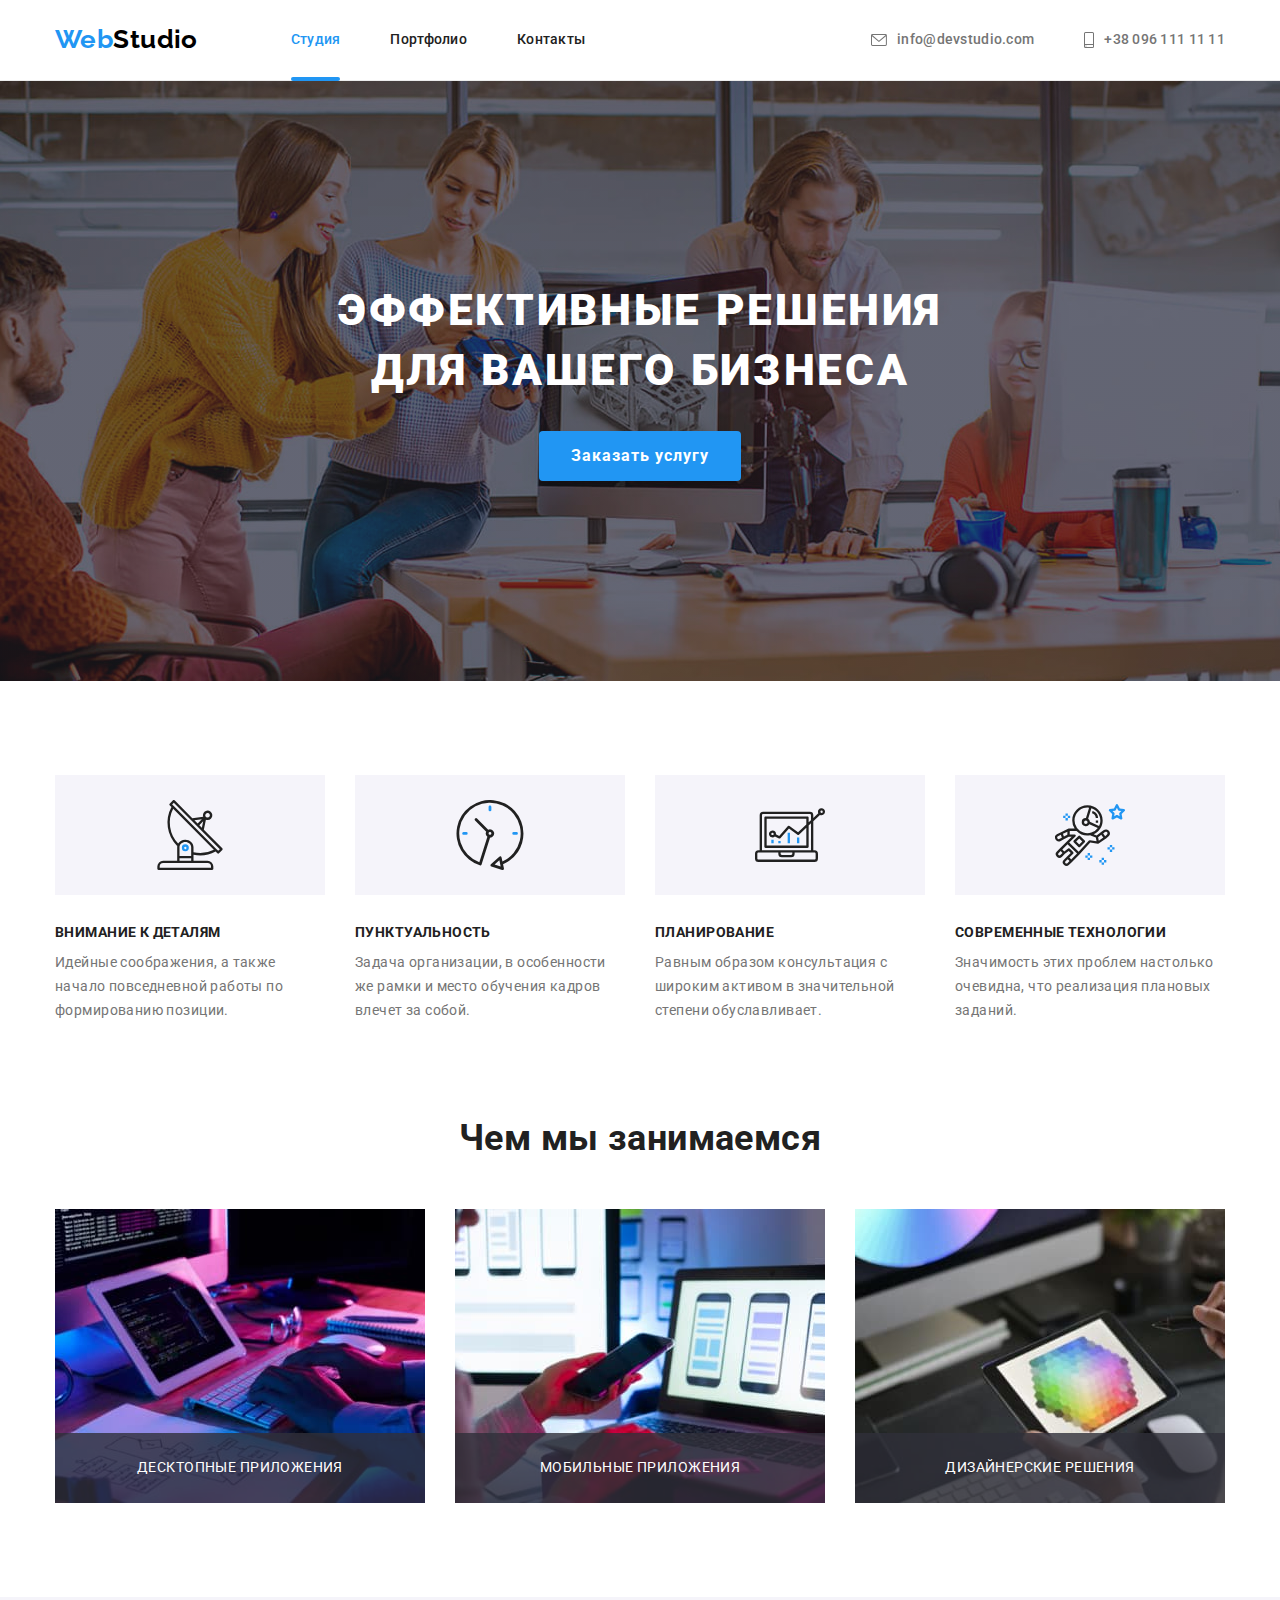
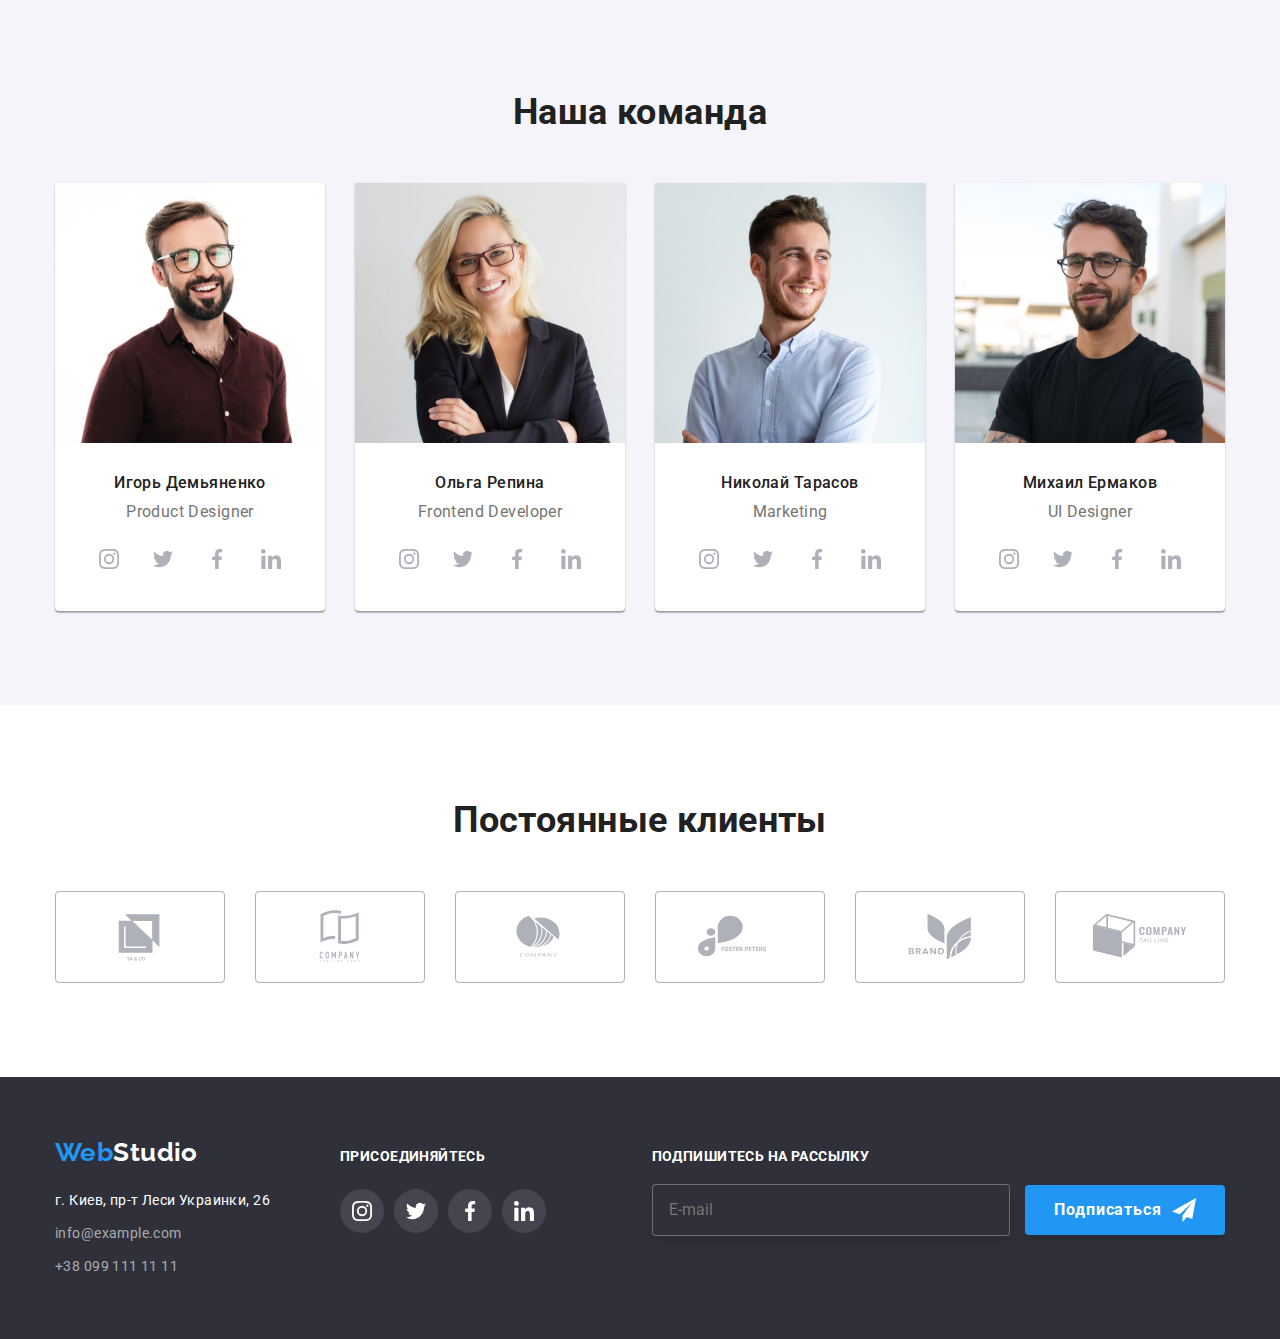
<file: index.html>
<!DOCTYPE html>
<html lang="ru">
<head>
    <meta charset="UTF-8">
    <meta http-equiv="X-UA-Compatible" content="IE=edge">
    <meta name="viewport" content="width=device-width, initial-scale=1.0">
    <title>Студия</title>
    <link rel="preconnect" href="https://fonts.googleapis.com">
    <link rel="preconnect" href="https://fonts.gstatic.com" crossorigin>
    <link href="https://fonts.googleapis.com/css2?family=Raleway:wght@700&family=Roboto:wght@400;500;700;900&display=swap"
        rel="stylesheet">
    <link rel="stylesheet" href="https://cdnjs.cloudflare.com/ajax/libs/modern-normalize/1.1.0/modern-normalize.min.css">
    <link rel="stylesheet" href="./css/styles.css">
</head>

<body>
    <header class="header-decor">
        <!-- Section with main navigation bar -->
        <div class="container items-in-row">
            <nav class="items-in-row nav-section">
                <a href="" lang="en" class="default-links logo-header"><span class="logo-start">Web</span><span class="logo-end">Studio</span></a>
                    <ul class="default-lists items-in-row">
                        <li class="item"><a href="" class="default-links navigation-link current">Студия</a></li>
                        <li class="item"><a href="./portfolio.html" class="default-links navigation-link">Портфолио</a></li>
                        <li class="item"><a href="" class="default-links navigation-link">Контакты</a></li>
                    </ul>
            </nav>

            <!-- Section with contacts -->
            <div class="contacts">
                <ul class="default-lists items-in-row">
                    <li class="item">
                        <a href="mailto:info@devstudio.com" lang="en" class="default-links contacts-link">
                            <svg class="icon-mail">
                                <use href="./images/sprite.svg#envelope"></use>
                            </svg>
                            info@devstudio.com</a>
                    </li>
                    <li class="item">
                        <a href="tel:+380961111111" class="default-links contacts-link">
                            <svg class="icon-phone">
                                <use href="./images/sprite.svg#smartphone"></use>
                            </svg>
                            +38 096 111 11 11</a>
                    </li>
                </ul>
            </div>
        </div>
    </header>
    
    <!-- Sections with main content -->
    <main>
        <section class="hero">
            <div class="container">
                <h1 class="hero-title">Эффективные решения для вашего бизнеса</h1>
                <button type="button" class="hero-button" data-modal-open>Заказать услугу</button>
            </div>
        </section>
    
    <!-- Section with soft and tech skills -->
        <section class="section">
        <!-- "Наши преимущества" I will hide during the CSS formatting-->
            <div class="container">
                <h2 hidden>Наши преимущества</h2>
                    <ul class="default-lists items-in-row advantages-list">
                        <li class="item icon-antenna">
                            <h3 class="advantages-title">Внимание к деталям</h3>
                            <p>Идейные соображения, а также начало повседневной работы по формированию позиции.</p>
                        </li>
                        <li class="item icon-clock">
                            <h3 class="advantages-title">Пунктуальность</h3>
                            <p>Задача организации, в особенности же рамки и место обучения кадров влечет за собой.</p>
                        </li>
                        <li class="item icon-diagram">
                            <h3 class="advantages-title">Планирование</h3>
                            <p>Равным образом консультация с широким активом в значительной степени обуславливает.</p>
                        </li>
                        <li class="item icon-astronaut">
                            <h3 class="advantages-title">Современные технологии</h3>
                            <p>Значимость этих проблем настолько очевидна, что реализация плановых заданий.</p>
                        </li>
                    </ul>
                </div>
        </section>

    <!-- Section shows wich technologies we are using -->
    
        <section class="trends-section">
            <div class="container">
                <h2 class="trends title">Чем мы занимаемся</h2>
                        <ul class="default-lists trends-list trends-content">
                            <li class="item"><img src="./images/box1_opt.jpg" alt="Десктопные приложения" width="370">
                            <p class="description">Десктопные приложения</p>
                            </li>
                            <li class="item"><img src="./images/box2_opt.jpg" alt="Мобильные приложения" width="370">
                            <p class="description">Мобильные приложения</p>
                            </li>
                            <li class="item"><img src="./images/box3_opt.jpg" alt="Дизайнерские решения" width="370">
                            <p class="description">Дизайнерские решения</p>
                            </li>
                        </ul>
            </div>
        </section>
    
        <!-- Section with members of our team -->
    
        <section class="teamsection section">
            <div class="container">
                <h2 class="title">Наша команда</h2>
                    <ul class="default-lists team">    
                        
                            <li class="item">
                                
                                    <img src="./images/team_card_1_opt.jpg" alt="Игорь Демьяненко" width="270">
                                    
                                    <div class="card-content">
                                        <h3 class="name">Игорь Демьяненко</h3>
                                        <p lang="en" class="profession">Product Designer</p>
                                        <ul class="default-lists items-in-row">
                                            <li class="card-links">
                                                <a href="#" class="links-box">
                                                    <svg class="icon">
                                                        <use href="./images/sprite.svg#instagram"></use>
                                                    </svg>
                                                </a>
                                            </li>
                                            <li class="card-links">
                                                <a href="#" class="links-box">
                                                    <svg class="icon">
                                                        <use href="./images/sprite.svg#twitter"></use>
                                                    </svg>
                                                </a>
                                            </li>
                                            <li class="card-links">
                                                <a href="#" class="links-box">
                                                    <svg class="icon">
                                                        <use href="./images/sprite.svg#facebook"></use>
                                                    </svg>
                                                </a>
                                            </li>
                                            <li class="card-links">
                                                <a href="#" class="links-box">
                                                    <svg class="icon">
                                                        <use href="./images/sprite.svg#linkedin"></use>
                                                    </svg>
                                                </a>
                                            </li>
                                        </ul>
                                    </div>
                                
                            </li>
                        
                            <li class="item">  
                                
                                    <img src="./images/team_card_2_opt.jpg" alt="Ольга Репина" width="270">
                                    
                                    <div class="card-content">
                                        <h3 class="name">Ольга Репина</h3>
                                        <p lang="en" class="profession">Frontend Developer</p>
                                        <ul class="default-lists items-in-row">
                                            <li class="card-links">
                                                <a href="#" class="links-box">
                                                    <svg class="icon">
                                                        <use href="./images/sprite.svg#instagram"></use>
                                                    </svg>
                                                </a>
                                            </li>
                                            <li class="card-links">
                                                <a href="#" class="links-box">
                                                    <svg class="icon">
                                                        <use href="./images/sprite.svg#twitter"></use>
                                                    </svg>
                                                </a>
                                            </li>
                                            <li class="card-links">
                                                <a href="#" class="links-box">
                                                    <svg class="icon">
                                                        <use href="./images/sprite.svg#facebook"></use>
                                                    </svg>
                                                </a>
                                            </li>
                                            <li class="card-links">
                                                <a href="#" class="links-box">
                                                    <svg class="icon">
                                                        <use href="./images/sprite.svg#linkedin"></use>
                                                    </svg>
                                                </a>
                                            </li>
                                        </ul>
                                    </div>
                                
                            </li>
                        
                            <li class="item">  
                                
                                    <img src="./images/team_card_3_opt.jpg" alt="Николай Тарасов" width="270">
                                    
                                    <div class="card-content">
                                        <h3 class="name">Николай Тарасов</h3>
                                        <p lang="en" class="profession">Marketing</p>
                                        <ul class="default-lists items-in-row">
                                            <li class="card-links">
                                                <a href="#" class="links-box">
                                                    <svg class="icon">
                                                        <use href="./images/sprite.svg#instagram"></use>
                                                    </svg>
                                                </a>
                                            </li>
                                            <li class="card-links">
                                                <a href="#" class="links-box">
                                                    <svg class="icon">
                                                        <use href="./images/sprite.svg#twitter"></use>
                                                    </svg>
                                                </a>
                                            </li>
                                            <li class="card-links">
                                                <a href="#" class="links-box">
                                                    <svg class="icon">
                                                        <use href="./images/sprite.svg#facebook"></use>
                                                    </svg>
                                                </a>
                                            </li>
                                            <li class="card-links">
                                                <a href="#" class="links-box">
                                                    <svg class="icon">
                                                        <use href="./images/sprite.svg#linkedin"></use>
                                                    </svg>
                                                </a>
                                            </li>
                                        </ul>
                                    </div>
                                
                            </li>
                        
                            <li class="item">
                                
                                    <img src="./images/team_card_4_opt.jpg" alt="Михаил Ермаков" width="270">
                                    
                                    <div class="card-content">
                                        <h3 class="name">Михаил Ермаков</h3>
                                        <p lang="en" class="profession">UI Designer</p>
                                        <ul class="default-lists items-in-row">
                                            <li class="card-links">
                                                <a href="#" class="links-box">
                                                    <svg class="icon">
                                                        <use href="./images/sprite.svg#instagram"></use>
                                                    </svg>
                                                </a>
                                            </li>
                                            <li class="card-links">
                                                <a href="#" class="links-box">
                                                    <svg class="icon">
                                                        <use href="./images/sprite.svg#twitter"></use>
                                                    </svg>
                                                </a>
                                            </li>
                                            <li class="card-links">
                                                <a href="#" class="links-box">
                                                    <svg class="icon">
                                                        <use href="./images/sprite.svg#facebook"></use>
                                                    </svg>
                                                </a>
                                            </li>
                                            <li class="card-links">
                                                <a href="#" class="links-box">
                                                    <svg class="icon">
                                                        <use href="./images/sprite.svg#linkedin"></use>
                                                    </svg>
                                                </a>
                                            </li>
                                        </ul>
                                    </div>
                                
                            </li>
                    </ul>
            </div>
        </section>

        <section class="section clients">
            <div class="container">
                <h2 class="title">Постоянные клиенты</h2>
                <ul class="default-lists items-in-row">
                    <li class="item">
                        <a href="#" class="link-logo">
                            <svg class="item-logo">
                                <use href="./images/sprite.svg#logo-first"></use>
                            </svg>
                        </a>
                    </li>
                    
                    <li class="item">
                        <a href="#" class="link-logo">
                            <svg class="item-logo">
                                <use href="./images/sprite.svg#logo-second"></use>
                            </svg>
                        </a>
                    </li>
                    
                    <li class="item">
                        <a href="#" class="link-logo">
                            <svg class="item-logo">
                                <use href="./images/sprite.svg#logo-third"></use>
                            </svg>
                        </a>
                    </li>
                    
                    <li class="item">
                        <a href="#" class="link-logo">
                            <svg class="item-logo">
                                <use href="./images/sprite.svg#logo-fourth"></use>
                            </svg>
                        </a>
                    </li>
                    
                    <li class="item">
                        <a href="#" class="link-logo">
                            <svg class="item-logo">
                                <use href="./images/sprite.svg#logo-fifth"></use>
                            </svg>
                        </a>
                    </li>
                    
                    <li class="item">
                        <a href="#" class="link-logo">
                            <svg class="item-logo">
                                <use href="./images/sprite.svg#logo-sixth"></use>
                            </svg>
                        </a>
                    </li>
                </ul>
            </div>
        </section>
    </main>

    <!-- Modal window -->

    <div class="backdrop is-hidden" data-modal>
        <div class="modal">
            <button type="button" class="icon-close" data-modal-close>
                <svg class="inside-icon">
                    <use href="./images/sprite.svg#close-icon"></use>
                </svg>
            </button>

            <div role="group" aria-labelledby="feedback-head" class="feedback-section">
                <p id="feedback-head" class="feedback-action">Оставьте свои данные, мы вам перезвоним</p>
            
                <form name="feedback-form" autocomplete="on" class="feedback-form">
            
                    <div class="form-field">
                        <label for="name" class="form-label">Имя</label>
                        <input type="text" name="username" id="name" required>
                        <svg class="icon-form">
                            <use href="./images/sprite.svg#person"></use>
                        </svg>
                    </div>
            
                    <div class="form-field">
                        <label for="tel-number" class="form-label">Телефон</label>
                        <input type="tel" name="telephone-number" id="tel-number" required>
                        <svg class="icon-form">
                            <use href="./images/sprite.svg#phone"></use>
                        </svg>
                    </div>
            
                    <div class="form-field">
                        <label for="email" class="form-label">Почта</label>
                        <input type="email" name="email" id="email" required>
                        <svg class="icon-form">
                            <use href="./images/sprite.svg#email"></use>
                        </svg>
                    </div>
            
                    <div class="form-field-comment">
                        <label for="comment" class="form-label">Комментарий</label>
                        <textarea name="comment" id="comment" placeholder="Введите текст"></textarea>
                    </div>
            
                    <div class="form-field-concent">
                        <label class="form-label">
                            <input type="checkbox" name="concent" id="concent" required>
                            <svg class="icon-checked">
                                <use href="./images/sprite.svg#icon-checkbox"></use>
                            </svg>
                        <span class="concent-label">Соглашаюсь с рассылкой и принимаю&nbsp;</span>
                        </label>
                        <span class="policy">
                            <a href="" class="policy-agreement">Условия договора</a>
                        </span>
                    </div>
            
            
                    <button type="submit" class="button">Отправить</button>
            
                </form>
            </div>
        </div>

        
    </div>

    <!-- Footer section -->

    <footer class="pagefoot">
        <div class="container items-in-row">
            
            <div>
                <a href="" lang="en" class="default-links logo-footer">
                    <span class="logo-start">Web</span><span class="logo-end">Studio</span>
                </a>
                <address class="content-position">
                    <ul class="default-lists">
                        <li>
                            <p class="address">г. Киев, пр-т Леси Украинки, 26</p>
                        </li> <!--Probably it will be link to google maps. But there is no any icons in figma-->
                        
                        <li>
                            <a href="mailto:info@example.com" lang="en" class="default-links mailtel">info@example.com</a>
                        </li> <!--email address is different from header-->
                        
                        <li>
                            <a href="tel:+380991111111" class="default-links mailtel">+38 099 111 11 11</a>
                        </li> <!--phone number is different from header-->
                    </ul>
                </address>
            </div>
            
                <div class="social-links">
                    <p class="title">присоединяйтесь</p>
                    <ul class="default-lists items-in-row">
                        <li class="item icon-insta">
                            <a href="" aria-details="Instagram" class="default-links"></a>
                        </li>

                        <li class="item icon-twit">
                            <a href="" aria-details="Twitter" class="default-links"></a>
                        </li>

                        <li class="item icon-fb">
                            <a href="" aria-details="Facebook" class="default-links"></a>
                        </li>

                        <li class="item icon-lin">
                            <a href="" aria-details="LinkedIn" class="default-links"></a>
                        </li>
                    </ul>
                </div>

                <div role="group" aria-labelledby="signup-head" class="signup-section">
                    
                    <p id="signup-head" class="signup-action">Подпишитесь на рассылку</p>
                    
                    <form name="signup-form" autocomplete="on">
                        <label for="user_email"></label>
                        <input type="email" name="email" id="user_email" placeholder="E-mail" required>
                        <button type="submit" class="signup-button">Подписаться</button>
                    </form>
                    
                </div>

        </div>
    </footer>

    <script src="./js/modal.js"></script>
</body>
</html>
</file>
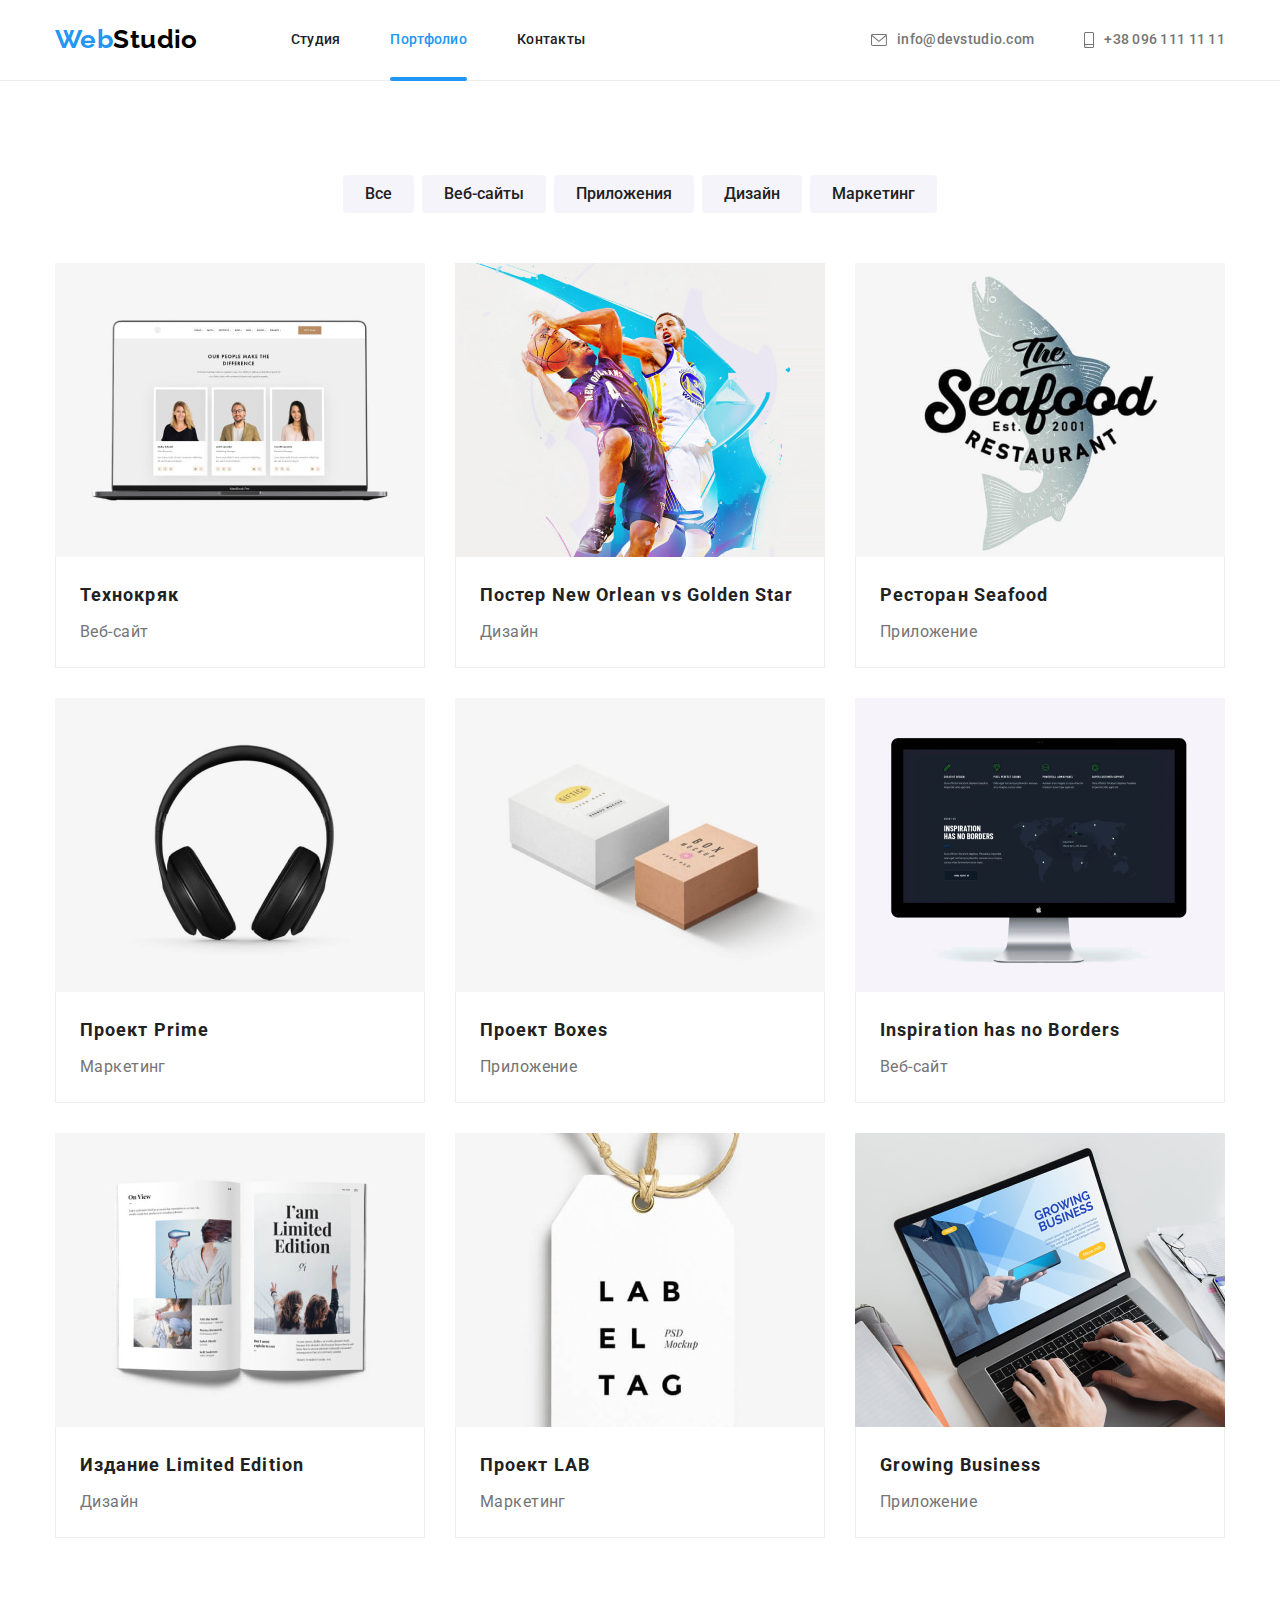
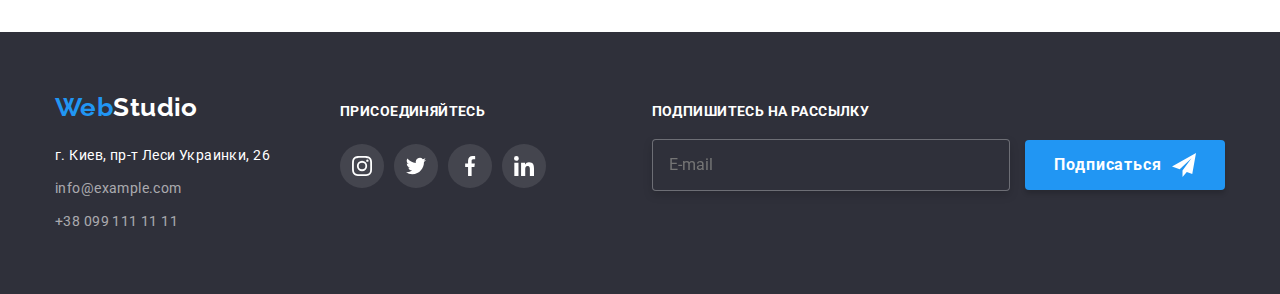
<file: portfolio.html>
<!DOCTYPE html>
<html lang="ru">
<head>
    <meta charset="UTF-8">
    <meta http-equiv="X-UA-Compatible" content="IE=edge">
    <meta name="viewport" content="width=device-width, initial-scale=1.0">
    <title>Портфолио</title>
    <link rel="preconnect" href="https://fonts.googleapis.com">
    <link rel="preconnect" href="https://fonts.gstatic.com" crossorigin>
    <link href="https://fonts.googleapis.com/css2?family=Raleway:wght@700&family=Roboto:wght@400;500;700;900&display=swap"
        rel="stylesheet">
    <link rel="stylesheet" href="https://cdnjs.cloudflare.com/ajax/libs/modern-normalize/1.1.0/modern-normalize.min.css">
    <link rel="stylesheet" href="./css/styles.css">
</head>

<body>
    <header class="header-decor">
        <!-- Section with main navigation bar -->
        <div class="container items-in-row">
            <nav class="items-in-row nav-section">
                <a href="./index.html" lang="en" class="default-links logo-header"><span class="logo-start">Web</span><span
                        class="logo-end">Studio</span></a>
                <ul class="default-lists items-in-row">
                    <li class="item"><a href="./index.html" class="default-links navigation-link">Студия</a></li>
                    <li class="item"><a href="" class="default-links navigation-link current">Портфолио</a></li>
                    <li class="item"><a href="" class="default-links navigation-link">Контакты</a></li>
                </ul>
            </nav>
    
            <!-- Section with contacts -->
            <div class="contacts">
                <ul class="default-lists items-in-row">
                    <li class="item">
                        <a href="mailto:info@devstudio.com" lang="en" class="default-links contacts-link">
                            <svg class="icon-mail">
                                <use href="./images/sprite.svg#envelope"></use>
                            </svg>
                            info@devstudio.com</a>
                    </li>
                    <li class="item">
                        <a href="tel:+380961111111" class="default-links contacts-link">
                            <svg class="icon-phone">
                                <use href="./images/sprite.svg#smartphone"></use>
                            </svg>
                            +38 096 111 11 11</a>
                    </li>
                </ul>
            </div>
        </div>
    </header>
    
    <main>
        <section class="section">
            
            <div class="container">
                <h1 hidden>Наши проекты</h1>
                <ul class="default-lists items-in-row button-list">
                    <li class="item"><button type="button" class="filter-button">Все</button></li>
                    <li class="item"><button type="button" class="filter-button">Веб-сайты</button></li>
                    <li class="item"><button type="button" class="filter-button">Приложения</button></li>
                    <li class="item"><button type="button" class="filter-button">Дизайн</button></li>
                    <li class="item"><button type="button" class="filter-button">Маркетинг</button></li>
                </ul>
                
                <ul class="default-lists projects">
                    
                        <li class="item">
                        
                            <a href="#" class="default-links projects-active">
                                
                                <div class="project-thumb">
                                    <img src="./images/portfolio_img1.jpg" alt="Ноутбук" width="370" height="294">
                                
                                    <p class="project-description"> 
                                    Ресурс предлагает комплексные предложения с разным уровнем функционала и сервисов. Все это позволит 
                                    посетителю получить исчерпывающие сведения <br>о компании или частном лице.
                                    </p>
                                </div>
                                
                                <div class="card-content">
                                    <h2 class="projects-title">Технокряк</h2>
                                    <p class="projects-brief">Веб-сайт</p>
                                </div>
                            </a>
                            
                        </li>
                    
                        <li class="item">
                            <a href="#" class="default-links projects-active">
                                
                                <div class="project-thumb">
                                    <img src="./images/portfolio_img2.jpg" alt="Баскетболисты" width="370" height="294">
                                
                                    <p class="project-description">
                                        Ресурс предлагает комплексные предложения с разным уровнем функционала и сервисов. Все это позволит
                                        посетителю получить исчерпывающие сведения <br>о компании или частном лице.
                                    </p>
                                </div>

                                <div class="card-content">
                                    <h2 class="projects-title">Постер New Orlean vs Golden Star</h2>
                                    <p class="projects-brief">Дизайн</p>
                                </div>
                            </a>
                        </li>
                    
                        <li class="item">
                            <a href="#" class="default-links projects-active">
                                
                                <div class="project-thumb">
                                    <img src="./images/portfolio_img3.jpg" alt="Логотип ресторана" width="370" height="294">
                                
                                    <p class="project-description">
                                        Ресурс предлагает комплексные предложения с разным уровнем функционала и сервисов. Все это позволит
                                        посетителю получить исчерпывающие сведения <br>о компании или частном лице.
                                    </p>
                                </div>

                                <div class="card-content">
                                    <h2 class="projects-title">Ресторан Seafood</h2>
                                    <p class="projects-brief">Приложение</p>
                                </div>
                            </a>
                        </li>
                    
                        <li class="item">
                            <a href="#" class="default-links projects-active">
                                
                                <div class="project-thumb">
                                    <img src="./images/portfolio_img4.jpg" alt="Наушники" width="370" height="294">
                                
                                    <p class="project-description">
                                        Ресурс предлагает комплексные предложения с разным уровнем функционала и сервисов. Все это позволит
                                        посетителю получить исчерпывающие сведения <br>о компании или частном лице.
                                    </p>
                                </div>

                                <div class="card-content">
                                    <h2 class="projects-title">Проект Prime</h2>
                                    <p class="projects-brief">Маркетинг</p>
                                </div>
                            </a>
                        </li>
                    
                        <li class="item">
                            <a href="#" class="default-links projects-active">
                                
                                <div class="project-thumb">
                                    <img src="./images/portfolio_img5.jpg" alt="Две подарочные коробки" width="370" height="294">
                                
                                    <p class="project-description">
                                        Ресурс предлагает комплексные предложения с разным уровнем функционала и сервисов. Все это позволит
                                        посетителю получить исчерпывающие сведения <br>о компании или частном лице.
                                    </p>
                                </div>

                                <div class="card-content">
                                    <h2 class="projects-title">Проект Boxes</h2>
                                    <p class="projects-brief">Приложение</p>
                                </div>
                            </a>
                        </li>
                    
                        <li class="item">
                            <a href="#" class="default-links projects-active">
                                
                                <div class="project-thumb">
                                    <img src="./images/portfolio_img6.jpg" alt="Монитор компьютера" width="370" height="294">
                                    
                                    <p class="project-description">
                                        Ресурс предлагает комплексные предложения с разным уровнем функционала и сервисов. Все это позволит
                                        посетителю получить исчерпывающие сведения <br>о компании или частном лице.
                                    </p>
                                </div>

                                <div class="card-content">
                                    <h2 class="projects-title">Inspiration has no Borders</h2>
                                    <p class="projects-brief">Веб-сайт</p>
                                </div>
                            </a>
                        </li>
                    
                        <li class="item">
                            <a href="#" class="default-links projects-active">
                                
                                <div class="project-thumb">
                                    <img src="./images/portfolio_img7.jpg" alt="Разворот журнала" width="370" height="294">
                                    
                                    <p class="project-description">
                                        Ресурс предлагает комплексные предложения с разным уровнем функционала и сервисов. Все это позволит
                                        посетителю получить исчерпывающие сведения <br>о компании или частном лице.
                                    </p>                                
                                </div>
                                
                                <div class="card-content">
                                    <h2 class="projects-title">Издание Limited Edition</h2>
                                    <p class="projects-brief">Дизайн</p>
                                </div>
                            </a>
                        </li>
                    
                        <li class="item">
                            <a href="#" class="default-links projects-active">
                                
                                <div class="project-thumb">
                                    <img src="./images/portfolio_img8.jpg" alt="Картонный ярлык" width="370" height="294">
                                
                                    <p class="project-description">
                                        Ресурс предлагает комплексные предложения с разным уровнем функционала и сервисов. Все это позволит
                                        посетителю получить исчерпывающие сведения <br>о компании или частном лице.
                                    </p>
                                </div>

                                <div class="card-content">
                                    <h2 class="projects-title">Проект LAB</h2>
                                    <p class="projects-brief">Маркетинг</p>
                                </div>
                            </a>
                        </li>
                    
                        <li class="item">
                            <a href="#" class="default-links projects-active">
                                
                                <div class="project-thumb">
                                    <img src="./images/portfolio_img9.jpg" alt="Руки набирают текст на ноутбуке" width="370" height="294">
                                
                                    <p class="project-description">
                                        Ресурс предлагает комплексные предложения с разным уровнем функционала и сервисов. Все это позволит
                                        посетителю получить исчерпывающие сведения <br>о компании или частном лице.
                                    </p>
                                </div>
                                
                                <div class="card-content">
                                    <h2 class="projects-title">Growing Business</h2>
                                    <p class="projects-brief">Приложение</p>
                                </div>
                            </a>
                        </li>
                    
                </ul>
            </div>
        </section>
    </main>
    
    <footer class="pagefoot">
        <div class="container items-in-row">
    
            <div>
                <a href="./index.html" lang="en" class="default-links logo-footer">
                    <span class="logo-start">Web</span><span class="logo-end">Studio</span>
                </a>
                <address class="content-position">
                    <ul class="default-lists">
                        <li>
                            <p class="address">г. Киев, пр-т Леси Украинки, 26</p>
                        </li>
                        <!--Probably it will be link to google maps. But there is no any icons in figma-->
    
                        <li>
                            <a href="mailto:info@example.com" lang="en" class="default-links mailtel">info@example.com</a>
                        </li>
                        <!--email address is different from header-->
    
                        <li>
                            <a href="tel:+380991111111" class="default-links mailtel">+38 099 111 11 11</a>
                        </li>
                        <!--phone number is different from header-->
                    </ul>
                </address>
            </div>
    
            <div class="social-links">
                <p class="title">присоединяйтесь</p>
                <ul class="default-lists items-in-row">
                    <li class="item icon-insta">
                        <a href="" lang="en" aria-details="Instagram" class="default-links"></a>
                    </li>
    
                    <li class="item icon-twit">
                        <a href="" lang="en" aria-details="Twitter" class="default-links"></a>
                    </li>
    
                    <li class="item icon-fb">
                        <a href="" lang="en" aria-details="Facebook" class="default-links"></a>
                    </li>
    
                    <li class="item icon-lin">
                        <a href="" lang="en" aria-details="LinkedIn" class="default-links"></a>
                    </li>
                </ul>
            </div>

            <div role="group" aria-labelledby="signup-head" class="signup-section">
            
                <p id="signup-head" class="signup-action">Подпишитесь на рассылку</p>
            
                <form name="signup-form" autocomplete="on">
                    <label for="user_email"></label>
                    <input type="email" name="email" id="user_email" placeholder="E-mail" required>
                    <button type="submit" class="signup-button">Подписаться</button>
                </form>
            
            </div>
        </div>
    </footer>

</body>
</html>
</file>
<file: css/styles.css>
:root {
    --primary-text-color: rgba(117, 117, 117, 1);
    --default-text-color:rgba(33, 33, 33, 1); /*используется также и в ссылках как цвет по-умолчанию*/
    --active-link-color: rgba(33, 150, 243, 1); /*используется в ссылках как цвет шрифта, так и цвет фона*/
    --contrast-text-color:rgba(255, 255, 255, 1);
    --logo-start-color:rgba(33, 150, 243, 1);
    --logo-end-color:rgba(0, 0, 0, 1); /*только для header*/
    --footer-contacts-text-color:rgba(255, 255, 255, 0.6);    
    --primary-background-color: rgba(47, 48, 58, 1);
    --default-background-color: rgba(255, 255, 255, 1);
    --accessory-background-color:rgba(245, 244, 250, 1);
    --projects-item-gap: 30px;
    --form-field-standart-gap: 10px;
    --default-padding-gap: 94px;
    --header-bottom-border: 1px;
    --animation-duration: 250ms;
    --timing-function: cubic-bezier(0.4, 0, 0.2, 1);
}

/* border box*/
html {
    box-sizing: border-box;
}

*, *::before, *::after {
    box-sizing: inherit;
}

h1, h2, h3, h4, h5, h6, p {
    margin: 0;
}

img {
    display: block;
    max-width: 100%;
}
/* центрирование контента */

.container {
    width: 1200px;
    margin-left: auto;
    margin-right: auto;
    padding-left: 15px;
    padding-right: 15px;
}

.section {
    padding-top: var(--default-padding-gap);
    padding-bottom: var(--default-padding-gap);
}

/* убираем маркеры в списках*/

.default-lists {
    list-style: none;
    margin: 0px;
    padding: 0px;
}

/* убираем подчеркивание в ссылках */

.default-links {
    color: var(--default-text-color);
    text-decoration: none;
}

/* утилита для построения в ряд */

.items-in-row {
    display: flex;
}

/* Стилизация <body> */

body {
    font-family: Roboto, sans-serif;
    font-size: 14px;
    line-height: 1.71;
    letter-spacing: 0.03em;
    color: var(--primary-text-color);
    background-color: var(--default-background-color);
}

/* разбиваю текст логотипа на две части по цвету шрифта*/
.header-decor {
    border-bottom: var(--header-bottom-border) solid #ECECEC;
}

.logo-header {
    padding-top: 24px;
    padding-bottom: 25px;
}

.logo-header,
.logo-footer {
    font-family: Raleway, sans-serif;
    font-weight: 700;
    font-size: 26px;
    line-height: 1.19;}

.logo-start {
    color: var(--logo-start-color);
}

.logo-header .logo-end {
    margin-right: 0;
    color: var(--logo-end-color);
}

.logo-footer .logo-end {
    margin-right: 0;
    color: var(--contrast-text-color);
}


/*стилизация навигации сайта*/

.nav-section {
    align-items: center;
}

.nav-section .item:first-child {
    margin-left: 93px;
}

.nav-section .item:not(:last-child) {
    margin-right: 50px;
}

.navigation-link,
.contacts-link {
    display: block;
    
    padding-top: 32px;
    padding-bottom: 32px;   

    font-weight: 500;
    font-size: 14px;
    line-height: 1.14;
    text-decoration: none;
    letter-spacing: 0.02em;

    transition-property: color;
    transition-duration: var(--animation-duration);
    transition-timing-function: var(--timing-function);
}

.contacts {
    margin-left: auto;
}

.contacts .item + .item {
    margin-left: 50px;
}

/* Синим цветом подсвечивается активная страница */
.navigation-link.current {
    position: relative;
    color: var(--active-link-color);

}

.current::after {
    content: "";
    
    position: absolute;
    bottom: calc(-1*var(--header-bottom-border));
    right: 0;
    
    width: 100%;
    height: 4px;
    background-color: var(--active-link-color);
    border-radius: 2px;
    border: none;

}

/*стилизация e-mail и телефона переопределение цвета текста*/

.contacts-link {
    display: inline-flex;
    align-items: center;

    color: var(--primary-text-color)
}

.contacts-link .icon-mail {
    width: 16px;
    height: 12px;
    fill: currentColor;
    margin-right: 10px;
    }

.contacts-link .icon-phone {
    width: 10px;
    height: 16px;
    fill: currentColor;
    margin-right: 10px;
}

/*стилизация ссылок навигации и контактов - при наведении курсора и активации*/
.navigation-link:hover,
.navigation-link:focus,
.contacts-link:hover,
.contacts-link:focus {
    color: var(--active-link-color)
}

/* стилизация секции hero. hero-title и hero-button должны иметь общий фон*/
.hero {
    padding-top: 200px;
    padding-bottom: 200px;
    
    background-color: rgba(196, 196, 196, 1);
    background-image: 
    linear-gradient(
        to right,
        rgba(47, 48, 58, 0.4),
        rgba(47, 48, 58, 0.4)
    ),
    url('../images/hero-team_opt.jpg');
    background-repeat: no-repeat;
    background-position: center;
    background-size: cover;
    max-width: 1600px;
    height: 600px;
    margin: 0 auto;
    

    text-align: center;
}

/*стилизация основного заголовка*/
.hero-title {
    margin: 0px auto 30px auto;
    width: 696px;

    font-weight: 900;
    font-size: 44px;
    line-height: 1.36;
    color: var(--contrast-text-color);
    letter-spacing: 0.06em;
    text-transform: uppercase;
}

/* Кнопка index */ /* button не наследуется из body */
.hero-button {
    padding: 10px 32px 10px 32px;
    
    margin-left: auto;
    margin-right: auto;

    font-family: Roboto, sans-serif;
    font-style: normal; 
    font-weight: 700;
    font-size: 16px;
    line-height: 1.88;
    display: flex;
    align-items: center;
    text-align: center;
    letter-spacing: 0.06em;
    color: var(--contrast-text-color);
    background-color: var(--active-link-color);
    cursor: pointer;

    box-shadow: 0px 4px 4px rgba(0, 0, 0, 0.15);
    border-radius: 4px;
    border: none;

    transition-property: background-color;
    transition-duration: var(--animation-duration);
    transition-timing-function: var(--timing-function);

}

.hero-button:hover,
.hero-button:focus {
    background-color: rgba(24, 140, 232, 1);
}

/* стилизация секции "Наши преимущества" */

.advantages-title {
    margin-top: 30px;
    margin-bottom: 10px;

    font-size: 14px;
    line-height: 1.14;
    text-transform: uppercase;
    color: var(--default-text-color);
}

.advantages-list .item p {
    width: 270px;
}

.advantages-list .item:not(:last-child) {
    margin-right: 30px;
}

.advantages-list .item::before {
    content: "";
    display: block;
    height: 120px;
    
    background-color: #F5F4FA;
    background-repeat: no-repeat;
    background-position: center;
}

.icon-antenna::before {
    background-image: url("../images/antenna.svg");
}

.icon-clock::before {
    background-image: url("../images/clock.svg");
}

.icon-diagram::before {
    background-image: url("../images/diagram.svg");
}

.icon-astronaut::before {
    background-image: url("../images/astronaut.svg");
}

/* стилизация секции "Чем мы занимаемся" */

.trends-section {
    padding-bottom: var(--default-padding-gap);
}

.trends-content {
    display: flex;
}

.trends-content .item {
    position: relative;

    flex-basis: calc(100%/3);
    margin-left: var(--projects-item-gap);
}

.trends-content .item:first-child {
    margin-left: 0px;
}

.trends.title {
    margin-bottom: 50px;}

.trends.title,
.teamsection .title,
.clients .title {
    font-size: 36px;
    line-height: 1.17;
    text-align: center;
    color: var(--default-text-color);}

.item .description {
    position: absolute;
    bottom: 0;

    display: inline-flex;
    justify-content: center;
    align-items: center;
    width: 100%;
    height: 70px;

    text-transform: uppercase;
    color: #FFFFFF;

    background-color: rgba(47, 48, 58, 0.8);
}

/*стилизация секции "Наша команда"*/

.teamsection 
    {background-color: var(--accessory-background-color);}

.teamsection .title {
    margin-bottom: 50px;
}

.card-content .name,
.card-content .profession {
    font-size: 16px;
    line-height: 1.19;
    text-align: center;    
}
.name {
    font-weight: 500;
    color: var(--default-text-color);
}

.team {
    display: flex;
}

.team .item {
    flex-basis: calc(100%/4);
    margin-left: var(--projects-item-gap);

    background-color: var(--default-background-color);
    box-shadow: 0px 1px 3px rgba(0, 0, 0, 0.12),
    0px 1px 1px rgba(0, 0, 0, 0.14),
    0px 2px 1px rgba(0, 0, 0, 0.2);
    border-radius: 0px 0px 4px 4px;
}

.team .item:first-child {
    margin-left: 0;
}

.item .card-content {
    padding-top: var(--projects-item-gap);
    padding-bottom: var(--projects-item-gap);
    padding-left: 32px;
    padding-right: 32px;
}

.card-content .name {
    margin-bottom: 10px;
}

.card-content .profession {
    margin-bottom: 16px;
}

.card-links {
    margin-right: 10px;
}

.card-links:last-child {
    margin-right: 0px;
}

.links-box {
    display: inline-flex;
    flex-wrap: wrap;
    align-content: center;
    justify-content: center;
    
    width: 44px;
    height: 44px;
    border-radius: 50%;
    cursor: pointer;

    color: #AFB1B8;

    transition-property: color, background-color;
    transition-duration: var(--animation-duration);
    transition-timing-function: var(--timing-function);
}

.links-box .icon {
    width: 20px;
    height: 20px;
    fill: currentColor;
}

.links-box:hover,
.links-box:focus {
    color: var(--contrast-text-color);
    background-color: var(--active-link-color);
}

/* стилизация секции "Постоянные клиенты" */

.clients .title {
    margin-bottom: 50px;
}

.clients .item {
    margin-right: 30px;
}

.clients .item:last-child {
    margin-right: 0px;
}

.clients .link-logo {
    display: inline-flex;
    flex-wrap: wrap;
    align-content: center;
    justify-content: center;

    width: 170px;
    height: 92px;

    color: #AFB1B8;
    
    border: 1px solid currentColor;
    border-radius: 4px;
    cursor: pointer;

    transition-property: color;
    transition-duration: var(--animation-duration);
    transition-timing-function: var(--timing-function);
    
}

.clients .item-logo {
    width: 106px;
    height: 60px;
    fill: currentColor;    
}

.clients .link-logo:hover,
.clients .link-logo:focus {
    color: var(--active-link-color);
}

/* модальное окно */

.backdrop {
    position: fixed;
    top: 0;
    left: 0;
    
    width: 100%;
    height: 100%;
    
    background-color: rgba(0, 0, 0, 0.2);
    opacity: 1;
    
    transition-property: opacity;
    transition-duration: var(--animation-duration);
    transition-timing-function: var(--timing-function);
}

.backdrop.is-hidden {
    visibility: hidden;
    opacity: 0;
    pointer-events: none;
}

.backdrop.is-hidden .modal {
    transform: translate(-50%, -50%) scale(1.5);
}

.modal {
    position: absolute;
    top: 50%;
    left: 50%;
    transform: translate(-50%, -50%) scale(1);
    
    width: 528px;
    padding: 40px;
    

    background-color: #FFFFFF;

    transition-property: transform;
    transition-duration: var(--animation-duration);
    transition-timing-function: var(--timing-function);

}

.icon-close {
    position: absolute;
    top: 8px;
    right: 8px;
       
    display: inline-flex;
    flex-wrap: wrap;
    align-content: center;
    justify-content: center;

    width: 30px;
    height: 30px;
    padding: 0;
    margin: 0;
    border: 1px solid rgba(0, 0, 0, 0.1);
    border-radius: 50%;
    cursor: pointer;

    background-color: #FFFFFF;
    
    transition-property: fill;
    transition-duration: var(--animation-duration);
    transition-timing-function: var(--timing-function);
}

.inside-icon {
    width: 11px;
    height: 11px;
}

.icon-close:hover,
.icon-close:focus {
    fill: var(--active-link-color);
}

.feedback-action {
    margin-bottom: 12px;

    font-weight: 700;
    font-size: 20px;
    line-height: 23px;
    text-align: center;
    letter-spacing: 0.03em;
    
    color: #212121;
}

.form-field {
    position: relative;
    
    margin-bottom: var(--form-field-standart-gap);
}

.icon-form {
    position: absolute;
    bottom: 11px;
    left: 12px;

    display: inline-flex;
    flex-wrap: wrap;
    align-content: center;
    justify-content: center;
    width: 18px;
    height: 18px;
    
    transition-property: fill;
    transition-duration: var(--animation-duration);
    transition-timing-function: var(--timing-function);

}

.form-field:focus-within .icon-form {
    fill: var(--active-link-color);
}

.form-field input,
.form-field-comment textarea {
    width: 100%;
    margin: 4px 0 0 0;
    outline: 0;
    border: 1px solid rgba(33, 33, 33, 0.2);
    border-radius: 4px;

    transition-property: border;
    transition-duration: var(--animation-duration);
    transition-timing-function: var(--timing-function);
}

.form-field input:focus,
.form-field-comment textarea:focus {
    border: 1px solid var(--active-link-color);
}

.form-field input{
    padding-left: 42px;
    padding-top: 12px;
    padding-right: 12px;
    padding-bottom: 12px;
}

.form-field-comment textarea {
    height: 120px;
    padding: 12px 16px 12px 16px;
}

.form-field-comment textarea::placeholder {
    font-family: 'Roboto';
    font-style: normal;
    font-weight: 400;
    font-size: 12px;
    line-height: 14px;
    letter-spacing: 0.01em;
    
    color: rgba(117, 117, 117, 0.5);
}

.form-label {
    display: block;
    font-size: 12px;
    line-height: 14px;
    letter-spacing: 0.01em;
}

.form-field-concent {
    display: inline-flex;
}

.form-field-concent .form-label {
    display: inline-flex;
    align-items: center;
    margin-left: 12px;
}

.form-field-concent .concent-label {
    margin-left: 8px;
    font-size: 14px;
    line-height: 24px;
    letter-spacing: 0.03em;

    
}

.form-field-concent .policy-agreement {
    text-decoration-line: none;
    color: var(--active-link-color);
}

.form-field-concent .policy {
    position: relative;
}

.form-field-concent .policy-agreement:before {
    content: "";
    position: absolute;
    bottom: 5px;
    right: 0;
    width: 100%;
    height: 1px;
    background-color: var(--active-link-color);
}

.form-field-concent input[type='checkbox'] {
    position: absolute;
    
    -webkit-appearance: none;
    -moz-appearance: none;
    appearance: none;
}

.form-field-concent .icon-checked {
    width: 16px;
    height: 15px;
    
    transition-property: background-image;
    transition-duration: var(--animation-duration);
    transition-timing-function: var(--timing-function);
}

.form-field-concent input:checked + .icon-checked {
    background-image: url(../images/icon-checked.svg);
    background-size: contain;
    fill: var(--active-link-color)
    
}

.form-field-comment {
    display: flex;
    flex-wrap: wrap;

    margin-bottom: 20px;
}

.form-field-concent {
    margin-bottom: 30px;
}

textarea {
    resize: none;
}

.feedback-form .button {
    display: block;
    margin-left: auto;
    margin-right: auto;
    padding: 0;
    
    width: 200px;
    height: 50px;

    font-weight: 700;
    font-size: 16px;
    line-height: 30px;
    text-align: center;
    letter-spacing: 0.06em;

    color: var(--contrast-text-color);
    background-color: var(--active-link-color);
    box-shadow: 0px 4px 4px rgba(0, 0, 0, 0.15);
    border-radius: 4px;
    border: none;
    cursor: pointer;

    transition-property: background-color;
    transition-duration: var(--animation-duration);
    transition-timing-function: var(--timing-function);
}

.feedback-form .button:hover,
.feedback-form .button:focus {
    background-color: #188CE8;
}

/*стилизация Footer*/ /* font-style: normal не наследуется из body*/
.pagefoot {
    padding-top: 60px;
    padding-bottom: 60px;
    background-color: var(--primary-background-color);
}

.pagefoot .items-in-row {
    align-items: baseline;
}

.pagefoot li {
    margin-bottom: 9px;
}

.pagefoot li:last-child {
    margin-bottom: 0;
}

.content-position {
    margin-top: 20px;
}
.pagefoot .address {
    font-style: normal;
    color: var(--contrast-text-color); 
}
.pagefoot .mailtel {
    font-style: normal;
    color: var(--footer-contacts-text-color);
    text-decoration: none;

    transition-property: color;
    transition-duration: var(--animation-duration);
    transition-timing-function: var(--timing-function);
}

.pagefoot .mailtel:hover,
.pagefoot .mailtel:focus {
    color: var(--active-link-color)
}

.pagefoot .social-links {
    display: inline-block;
    margin-left: 70px;
}

.pagefoot .title {
    text-transform: uppercase;
    color: #FFFFFF;
    font-size: 14px;
    font-weight: bold;

    margin-bottom: 20px;
}

.pagefoot .item {
    margin-right: 10px;
    margin-bottom: 0px;
    width: 44px;
    height: 44px;

    background-color: rgba(255, 255, 255, 0.1);
    background-repeat: no-repeat;
    background-position: center;
    border-radius: 50%;
    cursor: pointer;

    transition-property: background-color;
    transition-duration: var(--animation-duration);
    transition-timing-function: var(--timing-function);
}

.pagefoot .item:hover,
.pagefoot .item:focus {
    background-color: var(--active-link-color);
}

.item.icon-insta {
    background-image: url("../images/instagram-footer.svg");
}

.item.icon-twit {
    background-image: url("../images/twitter-footer.svg");
}

.item.icon-fb {
    background-image: url("../images/facebook-footer.svg");
}

.item.icon-lin {
    background-image: url("../images/linkedin-footer.svg");
}

.pagefoot .item:last-child {
    margin-right: 0px;
}

.pagefoot .signup-section {
    margin-left: auto;  
}
.pagefoot .signup-action {
    margin-bottom: 20px;
    
    font-weight: 700;
    line-height: 16px;
    text-transform: uppercase;
    
    color: var(--contrast-text-color);
}

.signup-section input {
    margin: 0;
    padding: 15px 16px 15px 16px;
    width: 358px;
    
    font-size: 16px;
    line-height: 20px;
    
    border: 1px solid rgba(255, 255, 255, 0.3);
    border-radius: 4px;
    filter: drop-shadow(0px 4px 4px rgba(0, 0, 0, 0.15));
    
    color: rgba(255, 255, 255, 0.6); 
    background-color: var(--primary-background-color); 
    
}

.signup-section input:focus {
    outline: 0;
}

.signup-button {
    display: inline-flex;
    justify-content: center;
    align-items: center;
    
    width: 200px;
    padding: 10px 0px 10px 0px;
    margin-left: 12px;

    font-weight: 700;
    font-size: 16px;
    line-height: 30px;
    letter-spacing: 0.06em;
    
    color: var(--contrast-text-color);
    background-color: var(--active-link-color);

    box-shadow: 0px 4px 4px rgba(0, 0, 0, 0.15);
    border-radius: 4px;
    border: none;

    cursor: pointer;

}

.signup-button::after {
    content: "";
    
    width: 24px;
    height: 24px;
    margin-left: 10px;
    background-image: url("../images/icon-send.svg");
    background-size: contain;
}


/* Кнопки фільтрації portfolio */ /* button не наследуется из body */
.filter-button {
    padding: 6px 22px 6px 22px;
    font-family: Roboto, sans-serif;
    font-style: normal;
    font-weight: 500;
    font-size: 16px;
    line-height: 1.62;
    text-align: center;
    color: var(--default-text-color);
    background-color: var(--accessory-background-color);
    cursor: pointer;

    border: none;
    border-radius: 4px;

    transition-property: color, background-color, box-shadow;
    transition-duration: var(--animation-duration);
    transition-timing-function: var(--timing-function);
}
.filter-button:hover,
.filter-button:focus {
    color: var(--contrast-text-color);
    background-color:var(--active-link-color);
    box-shadow: 0px 3px 1px rgba(0, 0, 0, 0.1),
    0px 1px 2px rgba(0, 0, 0, 0.08),
    0px 2px 2px rgba(0, 0, 0, 0.12)
}

.button-list {
    margin-bottom: 50px;
    justify-content: center;
}

.button-list .item:not(:last-child) {
    margin-right: 8px;
}

/* Стилизация секции "Наши проекты" */
.projects {
    display: flex;
    flex-wrap: wrap;
    margin-left: calc( -1 * var(--projects-item-gap)); /*- 6px если рамка у всей карточки*/
    margin-top: calc(-1 * var(--projects-item-gap));
}

.projects-active {
    display: block;

    transition-property: box-shadow;
    transition-duration: var(--animation-duration);
    transition-timing-function: var(--timing-function);
}

.projects .item {
    flex-basis: calc(100%/3 - var(--projects-item-gap)); /*+ 6px если рамка у всей карточки*/
    margin-left: var(--projects-item-gap); /*- 6px если рамка у всей карточки*/
    margin-top: var(--projects-item-gap);
}

.project-thumb {
    position: relative;
    overflow: hidden;
}

.project-description {
    position: absolute;
    top: 0;
    left: 0;
    
    width: 100%;
    height: 100%;
    padding: 63px 24px 63px 24px;

    font-size: 18px;
    line-height: 28px;
    letter-spacing: 0.03em;

    color: var(--contrast-text-color);
    background-color: rgba(33, 150, 243, 0.9);

    transform: translateY(100%);

    transition-property: transform;
    transition-duration: var(--animation-duration);
    transition-timing-function: var(--timing-function);
}

.projects-active:hover .project-description,
.projects-active:focus .project-description {
    transform: translateY(0%);
}

.projects-active:hover,
.projects-active:focus {
    box-shadow: 0px 1px 1px rgba(0, 0, 0, 0.12),
        0px 4px 4px rgba(0, 0, 0, 0.06),
        1px 4px 6px rgba(0, 0, 0, 0.16);
}


.projects-title {
    font-size: 18px;
    line-height: 2;
    letter-spacing: 0.06em;
    color:var(--default-text-color);
}

.projects-brief {
    margin-top: 4px;

    font-size: 16px;
    line-height: 1.88;
    color: var(--primary-text-color);
}

.projects .card-content {
    padding-top: 20px;
    padding-bottom: 20px;
    padding-left: 24px;
    padding-right: 24px;

    border-left: 1px solid #EEEEEE;
    border-right: 1px solid #EEEEEE;
    border-bottom: 1px solid #EEEEEE;
}
</file>
